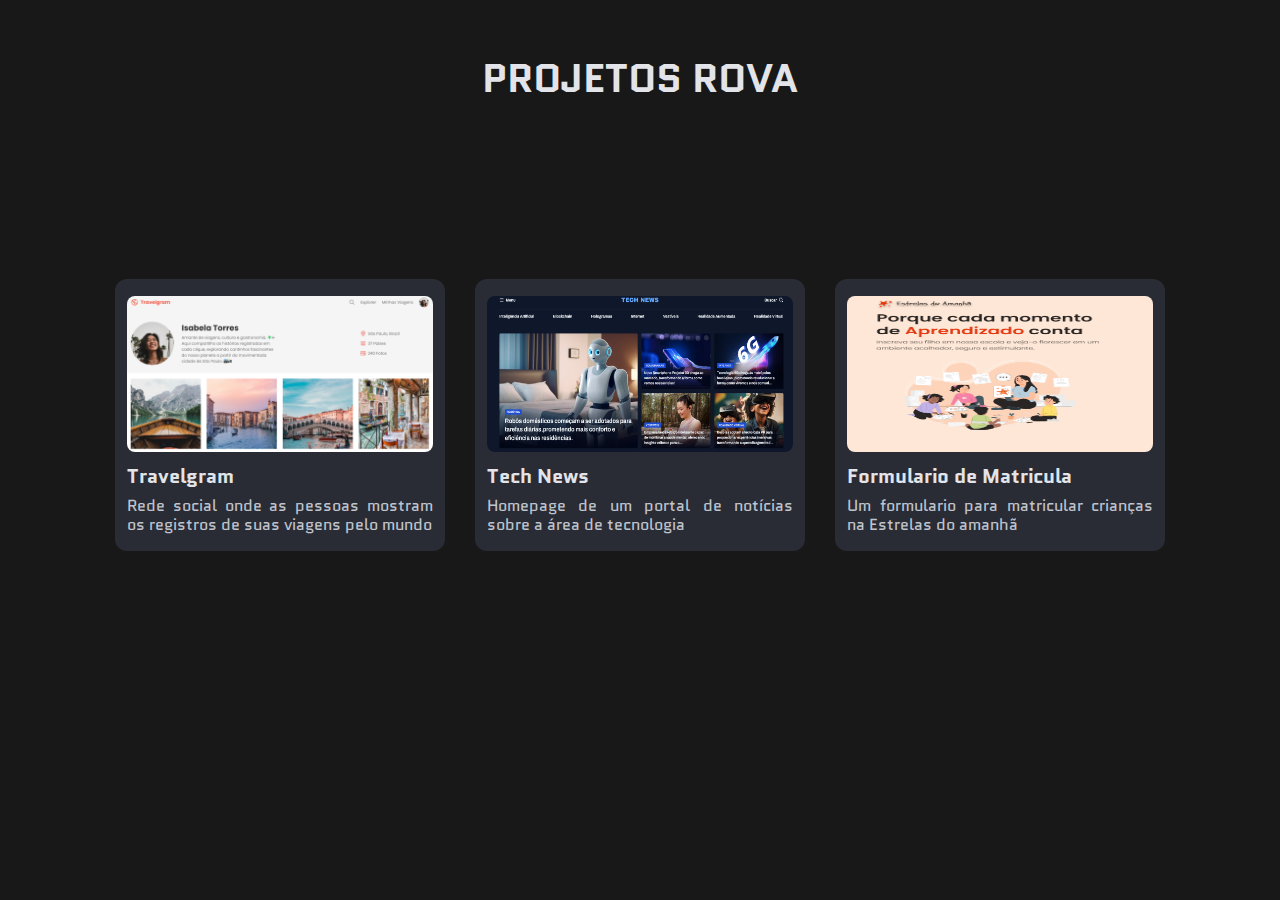
<file: index.html>
<!DOCTYPE html>
<html lang="pt-br">
<head>
  <link rel="preconnect" href="https://fonts.googleapis.com">
<link rel="preconnect" href="https://fonts.gstatic.com" crossorigin>
  <meta charset="UTF-8">
  <meta name="viewport" content="width=device-width, initial-scale=1.0">
  <link rel="stylesheet" href="./styles/index.css">
  
  
<link href="https://fonts.googleapis.com/css2?family=Quantico:ital,wght@0,400;0,700;1,400;1,700&display=swap" rel="stylesheet">
  <title>Rovajects</title>

</head>
<body>
  <main>
    <div>
      <header>PROJETOS ROVA</header>
        <div class="container-cards">
          <section class="hover">   
              <a href="./Projeto Travelgram/index.html">
                         
                <div id="texto-card">
                <img src="./assets/Travelgram.png" alt="">
                <h2>Travelgram</h2>
                <p>Rede social onde as pessoas mostram os registros de suas viagens pelo mundo</p>
            </div>
            </section>
            </a>
            <section>           
              <a href="./Projeto Portal de notícias/index.html">
                <div id="texto-card">
                <img src="./assets/Portal de noticias.png" alt="">
                <h2>Tech News</h2>
                <p>Homepage de um portal de notícias sobre a área de tecnologia</p>
            </div>
            </section>
            </a> 

               <section>      
                <a href="./Projeto Formulario de Matricula/index.html">
                <div id="texto-card">
                <img src="./assets/Estrelas do Amanha.png" alt="">
                <h2>Formulario de Matricula</h2>
                <p>Um formulario para matricular crianças na Estrelas do amanhã</p>
            </div>
            </section>
                    </a>      
    </div>
  </main>
</body>
</html>
</file>
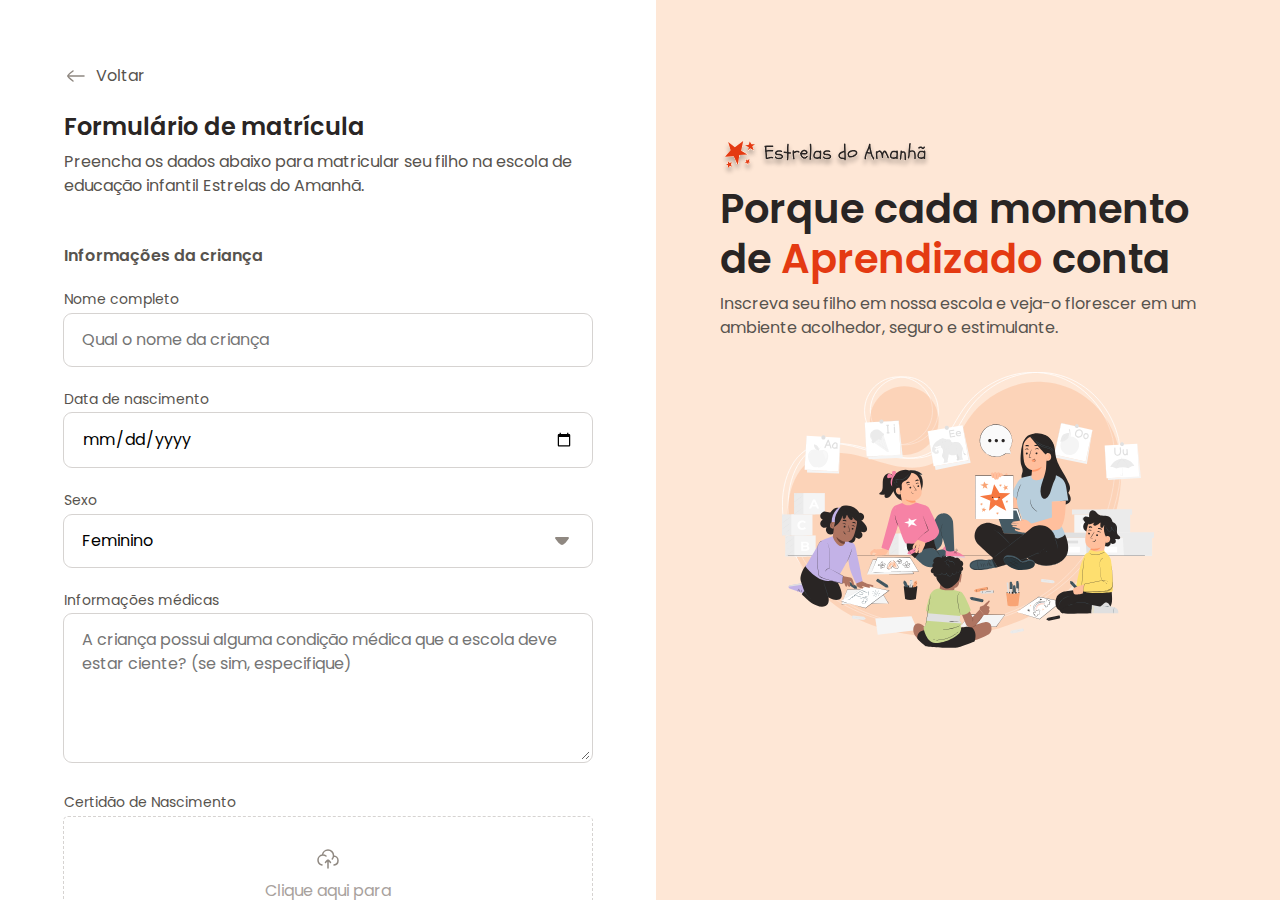
<file: Projeto Formulario de Matricula/index.html>
<!DOCTYPE html>
<html lang="pt-br">
<head>

<link rel="preconnect" href="https://fonts.googleapis.com">
<link rel="preconnect" href="https://fonts.gstatic.com" crossorigin>

    <meta charset="UTF-8">
    <meta name="viewport" content="width=device-width, initial-scale=1.0">
    <title>Estrelas do Amanhã</title>

    <link href="https://fonts.googleapis.com/css2?family=Asap:ital@0;1&family=Inconsolata&family=Maven+Pro&family=Poppins:ital,wght@0,100;0,200;0,300;0,400;0,500;0,600;0,700;0,800;0,900;1,100;1,200;1,300;1,400;1,500;1,600;1,700;1,800;1,900&display=swap" rel="stylesheet">

    <link rel="stylesheet" href="./styles/index.css">
</head>
<body>
    
    <div id="app">
        <main>
               <div class="main-container mobile-only">
                
                        <div class="mobile-only mobile-logo">
                            <img src="./assets/logo-2.svg"  id="logo" alt="">
                            <img src="./assets/Illustration.svg" alt="">
                        </div>
                        <div class="overflow-fix">
                            
                <div class="back">
                    <img src="assets/icons/arrow-left-02.svg" alt="Voltar">
                    <span>Voltar</span>
                </div>
                <h1>Formulário de matrícula</h1>
                <p>Preencha os dados abaixo para matricular seu filho na escola de educação infantil Estrelas do Amanhã.</p>

                <form method="post" enctype="multipart/form-data">
                    <fieldset class="child-info">
                        <legend>Informações da criança</legend>

                            <div class="input-wrapper">
                                <label for="fullname">Nome completo</label>
                                <input id="fullname" type="text" placeholder="Qual o nome da criança">
                            </div>

                            <div class="input-wrapper">
                                <label for="birth">Data de nascimento</label>
                                <input type="date" id="birth"  name="birth" lang="pt-br">
                            </div>

                            <div class="select-wrapper">
                                <label for="gender">Sexo</label>
                                <select name="gender" id="gender">
                                    <option value="female">Feminino</option>
                                        <option value="male">Masculino</option>
                                        <option value="na">Prefiro não responder</option>
                                   </select>
                            </div>

                            <div class="textarea-wrapper">
                                <label for="medical-info">Informações médicas</label>
                                <textarea name="medical-info" id="medical-info" cols="30" rows="5" placeholder="A criança possui alguma condição médica que a escola deve estar ciente? (se sim, especifique)"
                                ></textarea>
                            </div>

                            <div class="droparea-wrapper">
                             
                                    <label for="birth-file">Certidão de Nascimento</label>

                                    <div class="dropzone">
                                 <input type="file" id="birth-file" name="birth-file">
                                        

                                 
                                 <!-- Imagem da Nuvem aqui o-->
                                 
                                                <svg width="24" height="24" viewBox="0 0 24 24" fill="none" xmlns="http://www.w3.org/2000/svg">
    <path d="M17.4776 9.01106C17.485 9.01102 17.4925 9.01101 17.5 9.01101C19.9853 9.01101 22 11.0294 22 13.5193C22 15.8398 20.25 17.7508 18 18M17.4776 9.01106C17.4924 8.84606 17.5 8.67896 17.5 8.51009C17.5 5.46695 15.0376 3 12 3C9.12324 3 6.76233 5.21267 6.52042 8.03192M17.4776 9.01106C17.3753 10.1476 16.9286 11.1846 16.2428 12.0165M6.52042 8.03192C3.98398 8.27373 2 10.4139 2 13.0183C2 15.4417 3.71776 17.4632 6 17.9273M6.52042 8.03192C6.67826 8.01687 6.83823 8.00917 7 8.00917C8.12582 8.00917 9.16474 8.38194 10.0005 9.01101" stroke="#8F8881" stroke-width="1.5" stroke-linecap="round" stroke-linejoin="round"/>
    <path d="M12 13V21M12 13C11.2998 13 9.99153 14.9943 9.5 15.5M12 13C12.7002 13 14.0085 14.9943 14.5 15.5" stroke="#8F8881" stroke-width="1.5" stroke-linecap="round" stroke-linejoin="round"/>
        </svg>

                                 <!-- Imagem da nuvem Acabou o-->
                                <p>Clique aqui para <br> selecionar os arquivos</p>
                                </div>
                            </div>
                    </fieldset>

                    <fieldset class="address">
                        <legend>Endereço Residencial</legend>

                        <div class="input-wrapper">
                            <label for="cep">CEP</label>
                            <input type="text" id="cep" name="cep">
                        </div>

                        <div class="flex">
                            <div class="input-wrapper flex-2">
                            <label for="street">Rua</label>
                            <input type="text" id="street" name="street" value="Rua das Flores" disabled>
                        </div>  
                        
                        <div class="input-wrapper flex-1">
                            <label for="number">Número</label>
                            <input type="number" id="number" name="number">
                            </div>
                        </div>
                        
                         <div class="flex">
                            <div class="input-wrapper flex-2">
                            <label for="city">Cidade</label>
                            <input type="text" id="city" name="city" value="São Paulo" disabled>
                        </div>  
                        
                        <div class="input-wrapper flex-1">
                            <label for="state">Estado</label>
                            <input type="text" id="state" name="state" disabled value="SP">
                            </div>
                    </fieldset>
                    <fieldset class="guardian">
                        
                        <legend>Informações do Responsavel</legend>
                        
                        <div class="input-wrapper"><label for="guardian">
                            Nome do Responsável
                        </label>

                            <input type="text" id="guardian" name="guardian">
                            
                            <small>
                                Principal Responsável legal e contato de emergência
                            </small>

                        </div>

                        <div class="input-wrapper">
                            <label for="phone">Telefone</label>
                            <input type="tel" id="phone" name="phone" placeholder="(11) 1 1111-1111">
                        </div>

                        <div class="input-wrapper">
                            <label for="mail">E-Mail</label>
                            <input type="email" name="mail" id="mail" required>
                            
                            <div class="error" id="error-fix">

                                <img src="./assets/icons/alert-circle.svg" alt="">
                                <span>Insira um E-mail válido</span>

                            </div>
                        </div>
                    </fieldset>

                    <fieldset class="enroll-options">
                        <legend>Opções de matricula</legend>
                        <div class="input-wrapper">
                            <label">Selecione o turno de estudo</label>

                            <div class="radio-wrapper">
                                <div class="radio-inner">
                                    <div class="radio-image"></div>
                                    <input type="radio" name="study-shift" value="morning" id="morning">
                                    <img src="./assets/icons/sun-02.svg" alt="icone de sol com nuvem">
                                    <label for="morning">Manhã</label>
                                </div>
                                
                                     <div class="radio-inner">
                                    <div class="radio-image"></div>
                                    <input type="radio" name="study-shift" value="evening" id="evening">
                                    <img src="./assets/icons/sun-cloud-02.svg" alt="icone de nuvem">
                                    <label for="evening">Tarde</label>
                                </div>
                                
                                

                            </div>
                        </div>
                        <div class="input-wrapper">
                            <label>Em qual esporte você gostaria de inscrever seu filho?</label>
                            
                            <div class="radio-wrapper">
                                <div class="radio-inner">
                                    <div class="radio-image"></div>
                                    <input type="radio" name="sport" id="football">
                                    <img src="./assets/icons/football.svg" alt="football">
                                    <label for="football">Futebol</label> 
                                </div>

                                        <div class="radio-inner">
                                    <div class="radio-image"></div>
                                    <input type="radio" name="sport" id="basketball">
                                    <img src="./assets/icons/basketball-02.svg" alt="basketball">
                                    <label for="basketball">Basketball</label> 
                                </div>

                                    <div class="radio-inner">
                                    <div class="radio-image"></div>
                                    <input type="radio" name="sport" id="swimming">
                                    <img src="./assets/icons/swimming.svg" alt="swimming">
                                    <label for="swimming">Natação</label> 
                                </div>

                                        <div class="radio-inner">
                                    <div class="radio-image"></div>
                                    <input type="radio" name="sport" id="yoga">
                                    <img src="./assets/icons/yoga-02.svg" alt="yoga">
                                    <label for="yoga">Yoga</label> 
                                </div>

                                    <div class="radio-inner">
                                    <div class="radio-image"></div>
                                    <input type="radio" name="sport" id="volleyball">
                                    <img src="./assets/icons/volleyball.svg" alt="volleyball">
                                    <label for="volleyball">volleyball</label> 
                                </div>

                                        <div class="radio-inner">
                                    <div class="radio-image"></div>
                                    <input type="radio" name="sport" id="boxing">
                                    <img src="./assets/icons/boxing-glove-01.svg" alt="boxing">
                                    <label for="boxing">Boxe</label> 
                                </div>

                            </div>
                        </div>
                    </fieldset>
                    
                    <div class="terms-wrapper input-wrapper checkbox-wrapper">
                        <div class="checkbox-image"></div>
                        <input type="checkbox" name="terms" id="terms">
                        <label for="terms">
                            Declaro que li e concordo com os <strong>Termos e Condições</strong> e com a <strong>Política de Privacidade</strong> da escola Estrela do Amanhã
                        </label>
                    </div>

                        <div class="actions-wrapper">
                            <button class="btn-secondary" type="button">
                                Salvar respostas
                            </button>
                            <button class="btn-primary" type="submit">
                                Fazer matrícula
                            </button>
                        </div>

                </form>
            </div>
            </div>

            <div class="main-container desktop-only">
                <div class="back">
                    <img src="assets/icons/arrow-left-02.svg" alt="Voltar">
                    <span>Voltar</span>
                </div>
                <h1>Formulário de matrícula</h1>
                <p>Preencha os dados abaixo para matricular seu filho na escola de educação infantil Estrelas do Amanhã.</p>

                <form method="post" enctype="multipart/form-data">
                    <fieldset class="child-info">
                        <legend>Informações da criança</legend>

                            <div class="input-wrapper">
                                <label for="fullname">Nome completo</label>
                                <input id="fullname" type="text" placeholder="Qual o nome da criança">
                            </div>

                            <div class="input-wrapper">
                                <label for="birth">Data de nascimento</label>
                                <input type="date" id="birth"  name="birth" lang="pt-br">
                            </div>

                            <div class="select-wrapper">
                                <label for="gender">Sexo</label>
                                <select name="gender" id="gender">
                                    <option value="female">Feminino</option>
                                        <option value="male">Masculino</option>
                                        <option value="na">Prefiro não responder</option>
                                   </select>
                            </div>

                            <div class="textarea-wrapper">
                                <label for="medical-info">Informações médicas</label>
                                <textarea name="medical-info" id="medical-info" cols="30" rows="5" placeholder="A criança possui alguma condição médica que a escola deve estar ciente? (se sim, especifique)"
                                ></textarea>
                            </div>

                            <div class="droparea-wrapper">
                             
                                    <label for="birth-file">Certidão de Nascimento</label>

                                    <div class="dropzone">
                                 <input type="file" id="birth-file" name="birth-file">
                                        

                                 
                                 <!-- Imagem da Nuvem aqui o-->
                                 
                                                <svg width="24" height="24" viewBox="0 0 24 24" fill="none" xmlns="http://www.w3.org/2000/svg">
    <path d="M17.4776 9.01106C17.485 9.01102 17.4925 9.01101 17.5 9.01101C19.9853 9.01101 22 11.0294 22 13.5193C22 15.8398 20.25 17.7508 18 18M17.4776 9.01106C17.4924 8.84606 17.5 8.67896 17.5 8.51009C17.5 5.46695 15.0376 3 12 3C9.12324 3 6.76233 5.21267 6.52042 8.03192M17.4776 9.01106C17.3753 10.1476 16.9286 11.1846 16.2428 12.0165M6.52042 8.03192C3.98398 8.27373 2 10.4139 2 13.0183C2 15.4417 3.71776 17.4632 6 17.9273M6.52042 8.03192C6.67826 8.01687 6.83823 8.00917 7 8.00917C8.12582 8.00917 9.16474 8.38194 10.0005 9.01101" stroke="#8F8881" stroke-width="1.5" stroke-linecap="round" stroke-linejoin="round"/>
    <path d="M12 13V21M12 13C11.2998 13 9.99153 14.9943 9.5 15.5M12 13C12.7002 13 14.0085 14.9943 14.5 15.5" stroke="#8F8881" stroke-width="1.5" stroke-linecap="round" stroke-linejoin="round"/>
        </svg>

                                 <!-- Imagem da nuvem Acabou o-->
                                <p>Clique aqui para <br> selecionar os arquivos</p>
                                </div>
                            </div>
                    </fieldset>

                    <fieldset class="address">
                        <legend>Endereço Residencial</legend>

                        <div class="input-wrapper">
                            <label for="cep">CEP</label>
                            <input type="text" id="cep" name="cep">
                        </div>

                        <div class="flex">
                            <div class="input-wrapper flex-2">
                            <label for="street">Rua</label>
                            <input type="text" id="street" name="street" value="Rua das Flores" disabled>
                        </div>  
                        
                        <div class="input-wrapper flex-1">
                            <label for="number">Número</label>
                            <input type="number" id="number" name="number">
                            </div>
                        </div>
                        
                         <div class="flex">
                            <div class="input-wrapper flex-2">
                            <label for="city">Cidade</label>
                            <input type="text" id="city" name="city" value="São Paulo" disabled>
                        </div>  
                        
                        <div class="input-wrapper flex-1">
                            <label for="state">Estado</label>
                            <input type="text" id="state" name="state" disabled value="SP">
                            </div>
                    </fieldset>
                    <fieldset class="guardian">
                        
                        <legend>Informações do Responsavel</legend>
                        
                        <div class="input-wrapper"><label for="guardian">
                            Nome do Responsável
                        </label>

                            <input type="text" id="guardian" name="guardian">
                            
                            <small>
                                Principal Responsável legal e contato de emergência
                            </small>

                        </div>

                        <div class="input-wrapper">
                            <label for="phone">Telefone</label>
                            <input type="tel" id="phone" name="phone" placeholder="(11) 1 1111-1111">
                        </div>

                        <div class="input-wrapper">
                            <label for="mail">E-Mail</label>
                            <input type="email" name="mail" id="mail" required>
                            
                            <div class="error">

                                <img src="./assets/icons/alert-circle.svg" alt="">
                                <span>Insira um E-mail válido</span>

                            </div>
                        </div>
                    </fieldset>

                    <fieldset class="enroll-options">
                        <legend>Opções de matricula</legend>
                        <div class="input-wrapper">
                            <label">Selecione o turno de estudo</label>

                            <div class="radio-wrapper">
                                <div class="radio-inner">
                                    <div class="radio-image"></div>
                                    <input type="radio" name="study-shift" value="morning" id="morning">
                                    <img src="./assets/icons/sun-02.svg" alt="icone de sol com nuvem">
                                    <label for="morning">Manhã</label>
                                </div>
                                
                                     <div class="radio-inner">
                                    <div class="radio-image"></div>
                                    <input type="radio" name="study-shift" value="evening" id="evening">
                                    <img src="./assets/icons/sun-cloud-02.svg" alt="icone de nuvem">
                                    <label for="evening">Tarde</label>
                                </div>
                                
                                

                            </div>
                        </div>
                        <div class="input-wrapper">
                            <label>Em qual esporte você gostaria de inscrever seu filho?</label>
                            
                            <div class="radio-wrapper">
                                <div class="radio-inner">
                                    <div class="radio-image"></div>
                                    <input type="radio" name="sport" id="football">
                                    <img src="./assets/icons/football.svg" alt="football">
                                    <label for="football">Futebol</label> 
                                </div>

                                        <div class="radio-inner">
                                    <div class="radio-image"></div>
                                    <input type="radio" name="sport" id="basketball">
                                    <img src="./assets/icons/basketball-02.svg" alt="basketball">
                                    <label for="basketball">Basketball</label> 
                                </div>

                                    <div class="radio-inner">
                                    <div class="radio-image"></div>
                                    <input type="radio" name="sport" id="swimming">
                                    <img src="./assets/icons/swimming.svg" alt="swimming">
                                    <label for="swimming">Natação</label> 
                                </div>

                                        <div class="radio-inner">
                                    <div class="radio-image"></div>
                                    <input type="radio" name="sport" id="yoga">
                                    <img src="./assets/icons/yoga-02.svg" alt="yoga">
                                    <label for="yoga">Yoga</label> 
                                </div>

                                    <div class="radio-inner">
                                    <div class="radio-image"></div>
                                    <input type="radio" name="sport" id="volleyball">
                                    <img src="./assets/icons/volleyball.svg" alt="volleyball">
                                    <label for="volleyball">volleyball</label> 
                                </div>

                                        <div class="radio-inner">
                                    <div class="radio-image"></div>
                                    <input type="radio" name="sport" id="boxing">
                                    <img src="./assets/icons/boxing-glove-01.svg" alt="boxing">
                                    <label for="boxing">Boxe</label> 
                                </div>

                            </div>
                        </div>
                    </fieldset>
                    
                    <div class="terms-wrapper input-wrapper checkbox-wrapper">
                        <div class="checkbox-image"></div>
                        <input type="checkbox" name="terms" id="terms">
                        <label for="terms">
                            Declaro que li e concordo com os <strong>Termos e Condições</strong> e com a <strong>Política de Privacidade</strong> da escola Estrela do Amanhã
                        </label>
                    </div>

                        <div class="actions-wrapper">
                            <button class="btn-secondary" type="button">
                                Salvar respostas
                            </button>
                            <button class="btn-primary" type="submit">
                                Fazer matrícula
                            </button>
                        </div>

                </form>
            </div>
        </main>

        <aside class="desktop-only">
            <div class="aside-container desktop-only">
                <header>
                    <img src="assets/logo.svg" alt="Logo estrelas do Amanhã">
                    <h2>Porque cada momento de
                         <span>Aprendizado</span>
                    conta
                </h2>
                    <p>
                        Inscreva seu filho em nossa escola e veja-o florescer em um ambiente acolhedor, seguro e estimulante.
                    </p>
                </header>
                <img src="assets/Illustration.svg" alt="Ilustração de uma professora com crianças prestando atenção">
            </div>
        </aside>
    </div>
</body>
</html>
</file>
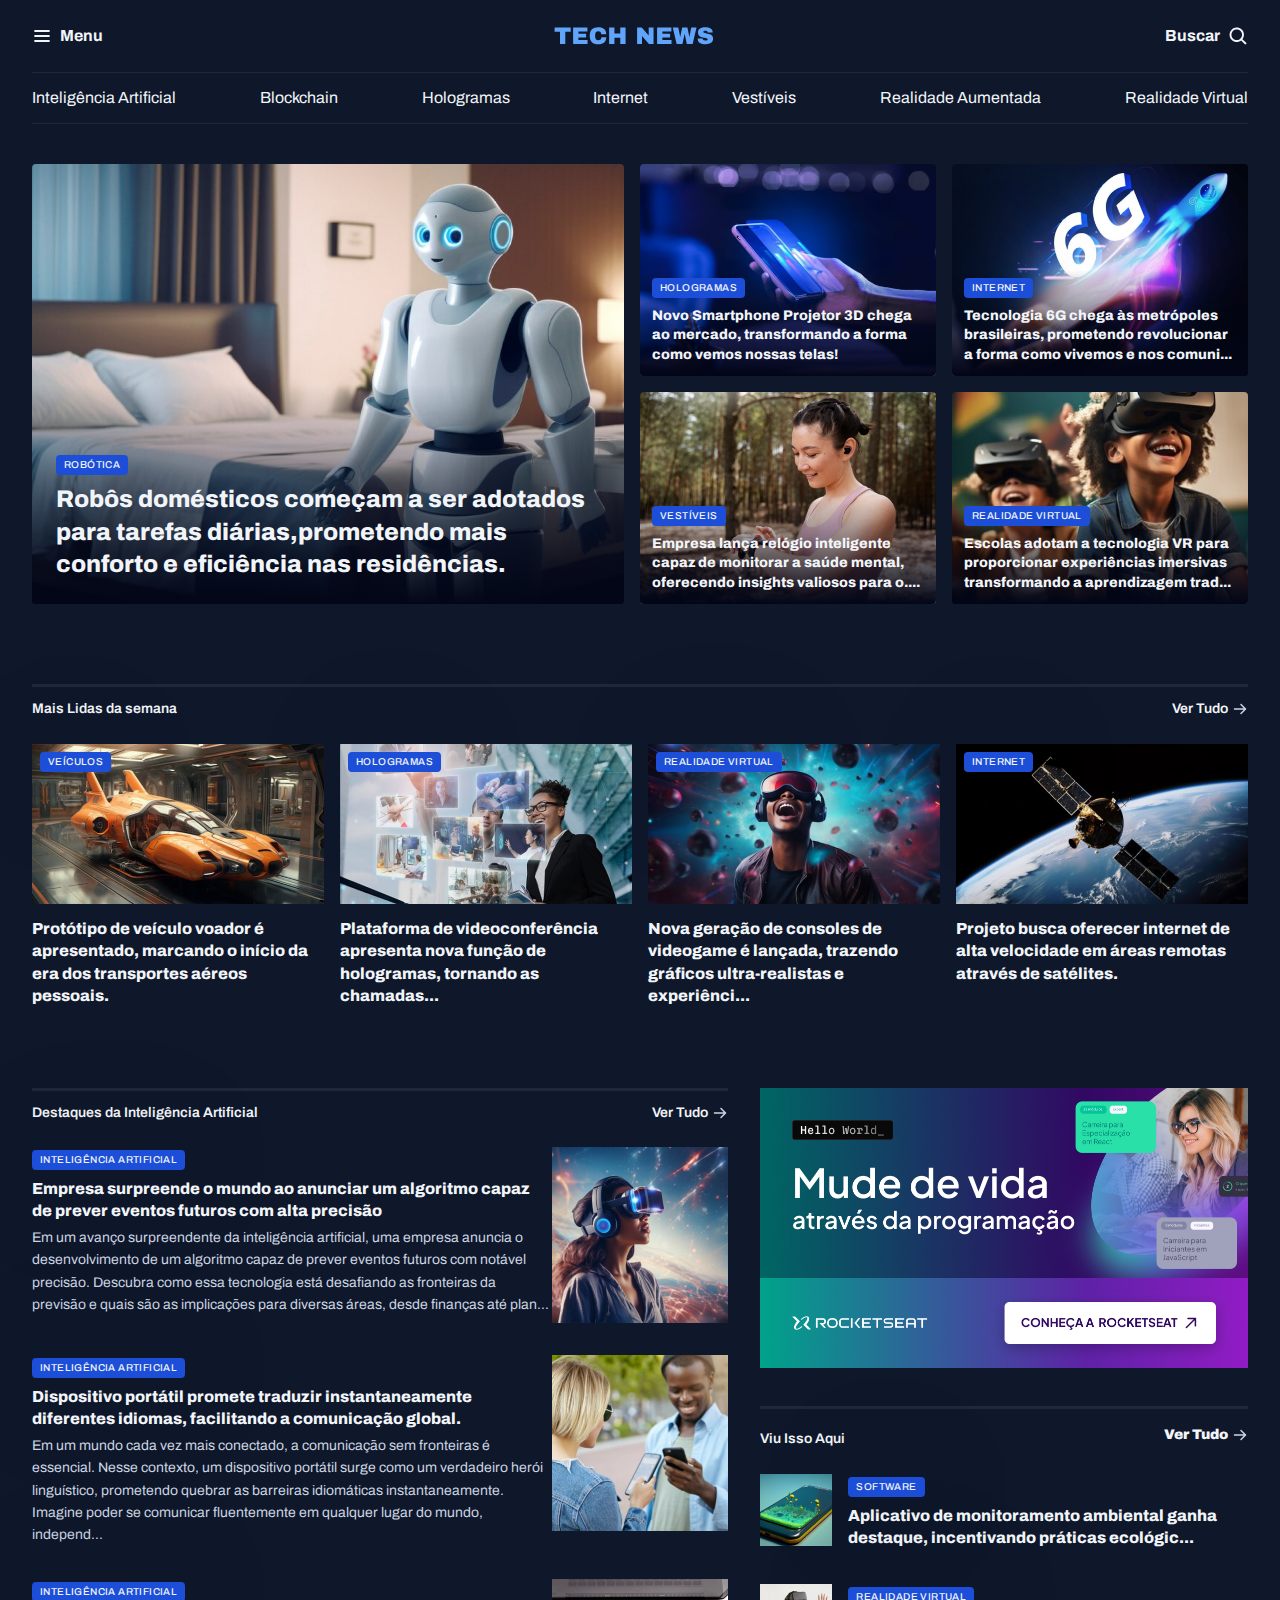
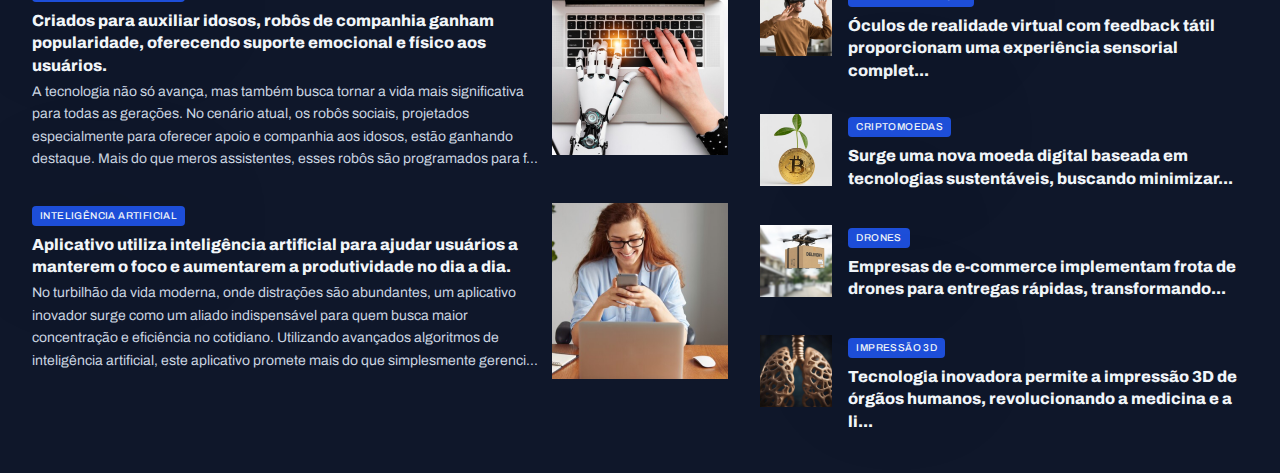
<file: Projeto Portal de notícias/index.html>
<!DOCTYPE html>
<html lang="pt-br">
  <head>
    <link rel="preconnect" href="https://fonts.googleapis.com" />
    <link rel="preconnect" href="https://fonts.gstatic.com" crossorigin />

    <meta charset="UTF-8" />
    <meta name="viewport" content="width=device-width, initial-scale=1.0" />
    <title>Portal de Notícias</title>
    <link rel="stylesheet" href="./styles/index.css" />

    <link
      href="https://fonts.googleapis.com/css2?family=Archivo:ital,wght@0,100..900;1,100..900&display=swap"
      rel="stylesheet"
    />
  </head>
  <body>
    <header class="container">
      <nav id="primary" class="flex align-center between">
        <div class="flex align-center gap-8">
          <img src="./assets/icon/List.svg" alt="" />
          <strong class="desktop-only">Menu</strong>
        </div>
        <div>
          <img src="./assets/icon/Logo.svg" alt="" />
        </div>
        <div class="flex align-center gap-8">
          <strong class="desktop-only">Buscar</strong>
          <img src="./assets/icon/MagnifyingGlass.svg" alt="" />
        </div>
      </nav>
      <nav id="secondary" class="grid grid-flow-col">
        <a href="#">Inteligência Artificial</a>
        <a href="#">Blockchain</a>
        <a href="#">Hologramas</a>
        <a href="#">Internet</a>
        <a href="#">Vestíveis</a>
        <a href="#">Realidade Aumentada</a>
        <a href="#">Realidade Virtual</a>
      </nav>
    </header>
    <main class="grid container">
      <section id="featured" class="grid grid-flow-col gap-16">
        <figure class="card" id="rob-img">
          <img src="./assets/img/Image 01.png" alt="" />

          <figcaption>
            <span class="content-tag"> Robótica </span>
            <h2 class="text-2xl" id="rob">
            </h2>
          </figcaption>
        </figure>

        <div class="grid grid-cols-2 gap-16">
          <figure class="card">
            <img src="./assets/img/Image 02.png" alt="" />

            <figcaption>
              <span class="content-tag"> Hologramas </span>
              <h2 class="text-lg">
                Novo Smartphone Projetor 3D chega ao mercado, transformando a
                forma como vemos nossas telas!
              </h2>
            </figcaption>
          </figure>

          <figure class="card">
            <img src="./assets/img/Image 03.png" alt="" />

            <figcaption>
              <span class="content-tag"> Internet </span>
              <h2 class="text-lg" id="net">
              </h2>
            </figcaption>
          </figure>

          <figure class="card">
            <img src="./assets/img/Image 04.png" alt="" />

            <figcaption>
              <span class="content-tag"> Vestíveis </span>
              <h2 class="text-lg" id="vestiment">
              </h2>
            </figcaption>
          </figure>

          <figure class="card">
            <img src="./assets/img/Image 05.png" alt="" />

            <figcaption>
              <span class="content-tag"> Realidade Virtual </span>
              <h2 class="text-lg" id="vr">
              </h2>
            </figcaption>
          </figure>
        </div>
      </section>
      <section id="weekly">
        <header class="flex between" id="header">
          <h3>Mais Lidas da semana</h3>
          <a href="#" class="arrow">           
             <h3>Ver Tudo</h3>
             <span></span>
          </a>
        </header>
        <div class="grid gap-16">
          <figure>
            <span class="content-tag">veículos</span>
            <img src="./assets/img/Image 06.png" alt=""/>
            <p id="vehicle">
            </p>
          </figure>

          <figure>
            <span class="content-tag">Hologramas</span>
            <img src="./assets/img/Image 07.png" alt="" />
            <p id="hologram">
            </p>
          </figure>

          <figure>
            <span class="content-tag">Realidade Virtual</span>
            <img src="./assets/img/Image 08.png" alt="" />
            <p id="vr-2">
            </p>
          </figure>

          <figure>
            <span class="content-tag">Internet</span>
            <img src="./assets/img/Image 09.png" alt="" />
            <p id="internet-2"> 
            </p>
          </figure>
        </div>
      </section>

      <section id="ai">
        <div class="mobile-only">
            <header class="flex between" id="header">
            <h3>Destaques da Inteligência Artificial</h3>
          <a href="#" class="arrow">
            <h3>Ver Tudo</h3>
            <span></span>
          </a>
        </header>

             <div id="ai-2" class="mobile-only">
                 <img  src="./assets/img/Image 10.png" alt=""/>
                     <div id="ai-2-text" class="text-sm">
                     <span class="content-tag">Inteligência Artificial</span>
                   <h3 class="text-xl">Empresa surpreende o mundo ao anunciar um alg...</h3>
                  <p class="text-sm">Em um avanço surpreendente da inteligência artificial, uma  empresa anuncia o desenvolvimento de um algoritmo capaz de  prever eventos f...</p>
            </div>
            </div>
                   
            
             <div id="ai-2" class="mobile-only">
                 <img  src="./assets/img/Image 11.png" alt=""/>
                     <div  id="ai-2-text" class="text-sm">
                     <span class="content-tag">Inteligência Artificial</span>
                   <h3 class="text-xl">Dispositivo portátil promete traduzir instantaneamente...</h3>
                  <p class="text-sm">Em um mundo cada vez mais conectado, a comunicação sem fronteiras é essencial. Nesse contexto, um dispositivo portátil sur...</p>
            </div>
            </div>

            
             <div id="ai-2" class="mobile-only">
                 <img  src="./assets/img/Image 12.png" alt=""/>
                     <div  id="ai-2-text" class="text-sm">
                     <span class="content-tag">Inteligência Artificial</span>
                   <h3 class="text-xl">Criados para auxiliar idosos, robôs de companhia ganha...</h3>
                  <p class="text-sm">A tecnologia não só avança, mas também busca tornar a vida mais significativa para todas as gerações. No cenário atual, os robôs sociais...</p>
            </div>
            </div>

            
             <div id="ai-2" class="mobile-only">
                 <img  src="./assets/img/Image 13.png" alt=""/>
                     <div  id="ai-2-text"  class="text-sm">
                     <span class="content-tag">Inteligência Artificial</span>
                   <h3 class="text-xl">Aplicativo utiliza inteligência artificial para ajudar usuári...</h3>
                  <p class="text-sm">No turbilhão da vida moderna, onde distrações são abundantes, um aplicativo inovador surge como um aliado indispensável para quem bus...</p>
            </div>
            </div>
        </div>

        <div class="desktop-only">

          <header class="flex between" id="header">
            <h3>Destaques da Inteligência Artificial</h3>
          <a href="#" class="arrow">
            <h3>Ver Tudo</h3>
            <span></span>
          </a>
        </header>

        
        <div class="grid gap-32 img-11-fix">
          <article class="ai-card">
              <div>
                <span class="content-tag" >Inteligência Artificial</span>
                <div>
                  <h3 class="text-xl">Empresa surpreende o mundo ao anunciar um algoritmo capaz de prever eventos futuros com alta precisão </h3>
                  
                  <p class="text-sm">Em um avanço surpreendente da inteligência artificial, uma empresa anuncia o desenvolvimento de um algoritmo capaz de prever eventos futuros com notável precisão. Descubra como essa tecnologia está desafiando as fronteiras da previsão e quais são as implicações para diversas áreas, desde finanças até plan...</p>
              
            </div>
            </div>

              <img src="./assets/img/Image 10.png" alt="" />
          
          </article>
    
                <article class="ai-card">
              <div>
                <span class="content-tag" >Inteligência Artificial</span>
                <div>
                  <h3 class="text-xl">Dispositivo portátil promete traduzir instantaneamente diferentes idiomas, facilitando a comunicação global. </h3>
                  
                  <p class="text-sm">Em um mundo cada vez mais conectado, a comunicação sem fronteiras é essencial. Nesse contexto, um dispositivo portátil surge como um verdadeiro herói linguístico, prometendo quebrar as barreiras idiomáticas instantaneamente. Imagine poder se comunicar fluentemente em qualquer lugar do mundo, independ...</p>
              
            </div>
            </div>

              <img src="./assets/img/Image 11.png" alt="" />
          
          </article>
    
                <article class="ai-card">
              <div>
                <span class="content-tag" >Inteligência Artificial</span>
                <div>
                  <h3 class="text-xl">Criados para auxiliar idosos, robôs de companhia ganham popularidade, oferecendo suporte emocional e físico aos usuários.</h3>
                  
                  <p class="text-sm">A tecnologia não só avança, mas também busca tornar a vida mais significativa para todas as gerações. No cenário atual, os robôs sociais, projetados especialmente para oferecer apoio e companhia aos idosos, estão ganhando destaque. Mais do que meros assistentes, esses robôs são programados para f...</p>
              
            </div>
            </div>

              <img src="./assets/img/Image 12.png" alt="" />
          
          </article>
    
          <article class="ai-card">
              <div>
                <span class="content-tag" >Inteligência Artificial</span>
                <div>
                  <h3 class="text-xl">Aplicativo utiliza inteligência artificial para ajudar usuários a manterem o foco e aumentarem a produtividade no dia a dia.</h3>
                  
                  <p class="text-sm">No turbilhão da vida moderna, onde distrações são abundantes, um aplicativo inovador surge como um aliado indispensável para quem busca maior concentração e eficiência no cotidiano. Utilizando avançados algoritmos de inteligência artificial, este aplicativo promete mais do que simplesmente gerenci...</p>
              
            </div>
            </div>

              <img src="./assets/img/Image 13.png" alt="" />
          
          </article>
    
        </div>
      </div>
      </section>
      <aside>

        <div id="ads">
          <img src="./assets/img/Ads.png" alt="" />
        </div>
        <section id="more">
             <div class="mobile-only">
            <header class="flex between" id="header">
            <h3>Viu Isso Aqui</h3>
          <a href="#" class="arrow">
            <h3>Ver Tudo</h3>
            <span></span>
          </a>
        </header>

             <div id="ai-2" class="mobile-only">
                 <img  src="./assets/img/Image 14.png" alt=""/>
                     <div id="ai-2-text" class="text-sm">
                     <span class="content-tag">SOFTWARE</span>
                   <h3 class="text-xl">Aplicativo de monitoramento ambiental ganha destaque, in...</h3>
            </div>
            </div>
                   
            
             <div id="ai-2" class="mobile-only">
                 <img  src="./assets/img/Image 15.png" alt=""/>
                     <div  id="ai-2-text" class="text-sm">
                     <span class="content-tag">REALIDADE VIRTUAL</span>
                   <h3 class="text-xl">Óculos de realidade virtual com feedback tátil propo...</h3>
                
            </div>
            </div>

            
             <div id="ai-2" class="mobile-only">
                 <img  src="./assets/img/Image 16.png" alt=""/>
                     <div  id="ai-2-text" class="text-sm">
                     <span class="content-tag">Criptomoedas</span>
                   <h3 class="text-xl">Surge uma nova moeda digital baseada em tecnol...</h3>
            </div>
            </div>

            
             <div id="ai-2" class="mobile-only">
                 <img  src="./assets/img/Image 17.png" alt=""/>
                     <div  id="ai-2-text"  class="text-sm">
                     <span class="content-tag">DRONES</span>
                   <h3 class="text-xl">Empresa de e-commerce implementam frota de dron...</h3>
               
            </div>
            </div>

            
             <div id="ai-2" class="mobile-only">
                 <img  src="./assets/img/Image 18.png" alt=""/>
                     <div  id="ai-2-text"  class="text-sm">
                     <span class="content-tag">IMPRESSÃO 3D</span>
                   <h3 class="text-xl">Tecnologia Inovadora permite a impressão 3D de...</h3>
               
            </div>
            </div>
        </div>
        <div class="desktop-only">

        
          <header class="grid grid-flow-col">
            <h3>Viu Isso Aqui</h3>
            <a href="#" class="grid grid-flow-col arrow">
              <strong>Ver Tudo</strong>
              <span></span>
            </a>
          </header>
          <div class="grid gap-32">
            <article class="grid grid-flow-col gap-16">
              <div>
                <img src="./assets/img/Image 14.png" alt="" />
              </div>

              <div>
                <span class="content-tag">Software</span>
                <h3 class="text-xl">
                  Aplicativo de monitoramento ambiental ganha destaque,
                  incentivando práticas ecológic...
                </h3>
              </div>
            </article>

            <article class="grid grid-flow-col gap-16">
              <div>
                <img src="./assets/img/Image 15.png" alt="" />
              </div>

              <div>
                <span class="content-tag">Realidade virtual</span>
                <h3 class="text-xl">
                  Óculos de realidade virtual com feedback tátil proporcionam
                  uma experiência sensorial complet...
                </h3>
              </div>
            </article>

            <article class="grid grid-flow-col gap-16">
              <div>
                <img src="./assets/img/Image 16.png" alt="" />
              </div>

              <div>
                <span class="content-tag">Criptomoedas</span>
                <h3 class="text-xl">
                  Surge uma nova moeda digital baseada em tecnologias
                  sustentáveis, buscando minimizar...
                </h3>
              </div>
            </article>

            <article class="grid grid-flow-col gap-16">
              <div>
                <img src="./assets/img/Image 17.png" alt="" />
              </div>

              <div>
                <span class="content-tag">Drones</span>
                <h3 class="text-xl">
                  Empresas de e-commerce implementam frota de drones para
                  entregas rápidas, transformando...
                </h3>
              </div>
            </article>

            <article class="grid grid-flow-col gap-16">
              <div>
                <img src="./assets/img/Image 18.png" alt="" />
              </div>

              <div>
                <span class="content-tag">Impressão 3D</span>
                <h3 class="text-xl">
                  Tecnologia inovadora permite a impressão 3D de órgãos humanos,
                  revolucionando a medicina e a li...
                </h3>
              </div>
            </article>
           
          </div>
          </div>
        </section>
      </aside>
    </main>
  </body>
</html>
</file>
<file: styles/index.css>
@import url(./global.css);
@import url(./main.css);
</file>
<file: Projeto Formulario de Matricula/styles/index.css>
@import url(./global.css);
@import url(./layout.css);
@import url(./forms.css);
</file>
<file: Projeto Portal de notícias/styles/index.css>
@import url(./global.css);
@import url(./utility.css);
@import url(./header.css);
@import url(./section.css);
@import url(./middle.css);
@import url(./text-content.css);
</file>
